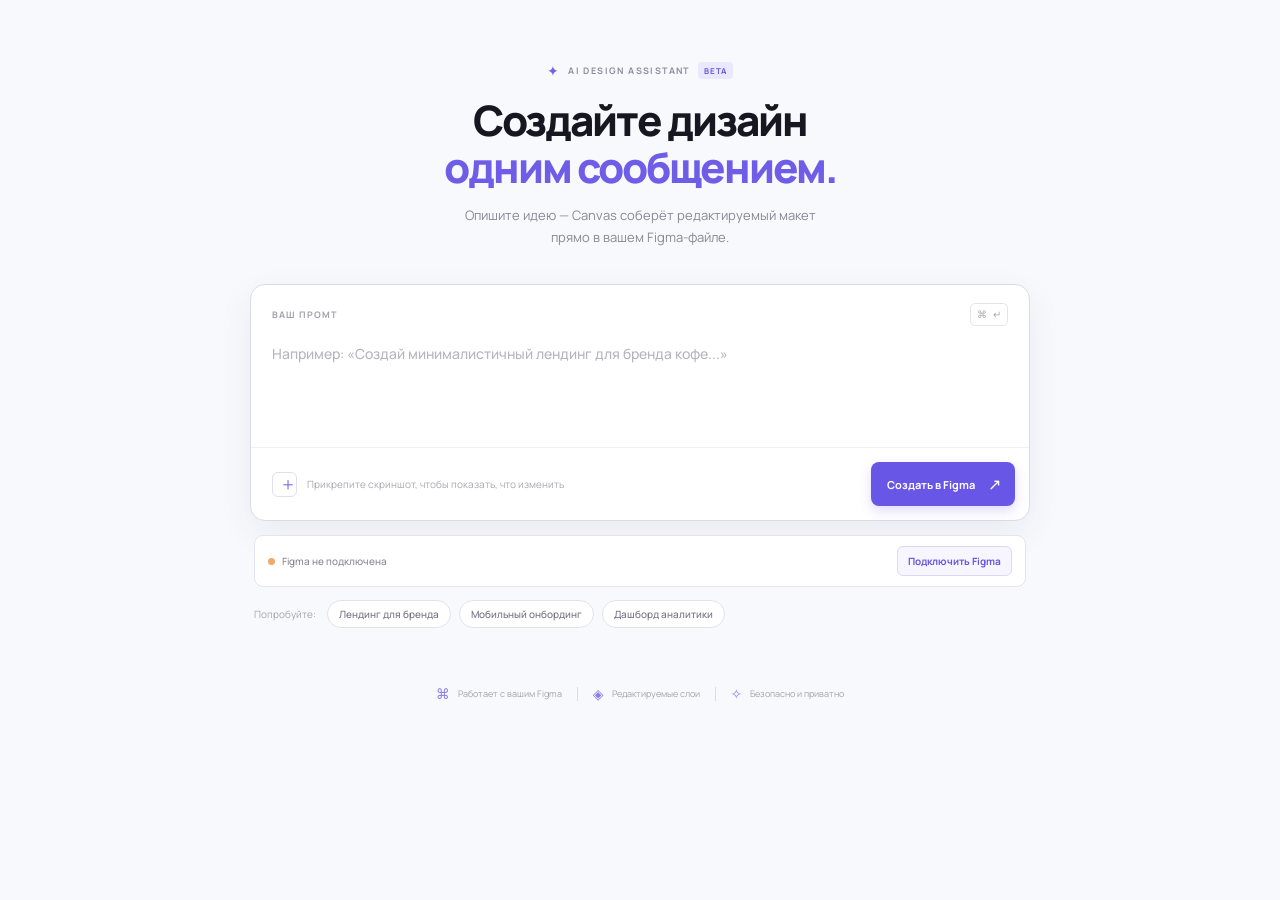
<file: index.html>
<!doctype html>
<html lang="ru">
  <head>
    <meta charset="UTF-8" />
    <meta name="viewport" content="width=device-width, initial-scale=1.0" />
    <meta name="theme-color" content="#f7f8fc" />
    <title>Canvas AI — Figma generator</title>
    <link rel="preconnect" href="https://fonts.googleapis.com" />
    <link rel="preconnect" href="https://fonts.gstatic.com" crossorigin />
    <link href="https://fonts.googleapis.com/css2?family=DM+Mono:wght@400;500&family=Manrope:wght@400;500;600;700;800&display=swap" rel="stylesheet" />
    <link rel="stylesheet" href="styles.css" />
    <style>
      .attachments{display:flex;gap:7px;flex-wrap:wrap;padding:0 21px 10px}.attachment{display:inline-flex;align-items:center;gap:6px;background:#f2f0ff;color:#6657dc;border-radius:6px;padding:5px 8px;font:500 10px Manrope}.attachment button{border:0;background:none;color:#8f86dd;cursor:pointer;font-size:14px;padding:0 0 0 2px}
      .sidebar,.topbar,.footer{display:none}
      .connection-bar{display:flex;align-items:center;justify-content:space-between;gap:12px;margin:14px 4px 0;padding:10px 13px;border:1px solid #e5e3f0;border-radius:9px;background:#fff;color:#888793;font:500 10px Manrope}.connection-bar>div{display:flex;align-items:center;gap:7px}.connection-dot{width:7px;height:7px;border-radius:50%;background:#efaa68}.connection-dot.connected{background:#62bf9d}.connect-button{border:1px solid #dcd9f2;border-radius:6px;background:#f7f5ff;color:#6657dc;padding:7px 10px;font:700 10px Manrope;cursor:pointer}.connection-code{color:#6557dc;font:500 14px 'DM Mono';letter-spacing:2px}.connection-code.hidden{display:none}
    </style>
  </head>
  <body>
    <div class="app-shell">
      <aside class="sidebar">
        <div class="brand">
          <div class="brand-mark"><span></span><span></span><span></span><span></span></div>
          <span>canvas<span class="brand-accent">.</span>ai</span>
        </div>
        <div class="workspace-switcher">
          <div class="workspace-avatar">S</div>
          <div class="workspace-copy"><strong>Studio workspace</strong><span>Личное пространство</span></div>
          <span class="chevron">⌄</span>
        </div>
        <div class="sidebar-label">Рабочее пространство</div>
        <nav>
          <button class="nav-item active"><span class="nav-icon">✦</span>Генератор<span class="nav-pill">AI</span></button>
          <button class="nav-item"><span class="nav-icon">▱</span>Мои файлы<span class="nav-count">12</span></button>
          <button class="nav-item"><span class="nav-icon">⌁</span>Шаблоны</button>
        </nav>
        <div class="sidebar-label history-label">Недавние запросы <span>•••</span></div>
        <div class="history-list">
          <button class="history-item"><span class="history-dot purple"></span><span>Лендинг для кофейни</span><time>2 мин</time></button>
          <button class="history-item"><span class="history-dot orange"></span><span>Онбординг приложения</span><time>вчера</time></button>
          <button class="history-item"><span class="history-dot blue"></span><span>Карточка продукта</span><time>12 сен</time></button>
        </div>
        <div class="sidebar-bottom">
          <button class="nav-item"><span class="nav-icon">?</span>Помощь</button>
          <button class="account"><span class="account-avatar">AS</span><span><strong>Alex Smirnov</strong><small>Pro план</small></span><span class="chevron">⌄</span></button>
        </div>
      </aside>
      <main class="main-content">
        <header class="topbar">
          <div class="breadcrumbs"><span>Генератор</span><i>/</i><strong>Новый запрос</strong></div>
          <div class="topbar-actions"><button class="icon-button" aria-label="Уведомления">♢<span class="notification-dot"></span></button><button class="top-avatar">AS</button></div>
        </header>
        <section class="content">
          <div class="hero-copy">
            <div class="eyebrow"><span class="sparkle">✦</span> AI DESIGN ASSISTANT <span class="beta">BETA</span></div>
            <h1>Создайте дизайн<br /><em>одним сообщением.</em></h1>
            <p>Опишите идею — Canvas соберёт редактируемый макет<br class="desktop-break" /> прямо в вашем Figma-файле.</p>
          </div>
          <div class="generator-card" id="generatorCard">
            <div class="prompt-header"><span class="prompt-label">ВАШ ПРОМТ</span><span class="prompt-shortcut">⌘ ↵</span></div>
            <textarea id="promptInput" placeholder="Например: «Создай минималистичный лендинг для бренда кофе...»"></textarea>
            <div class="attachments" id="attachments"></div>
            <div class="prompt-footer">
              <div class="prompt-tools"><button class="tool-button" id="attachButton" title="Прикрепить скриншот">＋</button><input id="imageInput" type="file" accept="image/png,image/jpeg,image/webp" multiple hidden /><span>Прикрепите скриншот, чтобы показать, что изменить</span></div>
              <button class="generate-button" id="generateButton"><span>Создать в Figma</span><span class="button-arrow">↗</span></button>
            </div>
          </div>
          <div class="connection-bar" id="connectionBar"><div><span class="connection-dot" id="connectionDot"></span><span id="connectionText">Figma не подключена</span></div><button class="connect-button" id="connectButton">Подключить Figma</button><span class="connection-code hidden" id="connectionCode"></span></div>
          <div class="suggestions">
            <span class="suggestions-label">Попробуйте:</span>
            <button class="suggestion" data-prompt="Создай лендинг для современного бренда натуральной косметики">Лендинг для бренда</button>
            <button class="suggestion" data-prompt="Создай мобильный экран онбординга для приложения о путешествиях">Мобильный онбординг</button>
            <button class="suggestion" data-prompt="Создай дашборд аналитики продаж для SaaS продукта">Дашборд аналитики</button>
          </div>
          <section class="result-panel hidden" id="resultPanel">
            <div class="result-heading"><div><div class="eyebrow" id="resultEyebrow"><span class="status-check">✓</span> ГОТОВО</div><h2 id="resultHeading">Ваш макет создан</h2></div><span class="result-time">только что</span></div>
            <div class="result-card">
              <div class="result-preview"><div class="preview-grid"></div><div class="preview-window"><div class="preview-window-top"><i></i><i></i><i></i></div><div class="preview-line wide"></div><div class="preview-line"></div><div class="preview-blocks"><span></span><span></span><span></span></div></div></div>
              <div class="result-info"><span class="file-type">FIGMA FILE</span><h3 id="resultTitle">Новый дизайн</h3><p id="resultDescription">Создано на основе вашего промта</p><div class="pairing-row hidden" id="pairingRow" style="display:flex;align-items:center;justify-content:space-between;margin-top:14px;padding:9px 11px;background:#f5f3ff;border-radius:7px;color:#7c75ae;font:700 8px Manrope;letter-spacing:.6px"><span>КОД ДЛЯ FIGMA PLUGIN</span><strong id="pairingCode" style="color:#6556dc;font:500 14px 'DM Mono';letter-spacing:2px">------</strong></div><div class="result-meta"><span>●</span> 8 фреймов <i>·</i><span>◷</span> 1 минута</div><div class="result-actions"><a class="open-button" id="openButton" href="https://www.figma.com/" target="_blank" rel="noreferrer">Открыть в Figma <span>↗</span></a><button class="copy-button" id="copyButton">Скопировать ссылку</button></div></div>
            </div>
          </section>
          <div class="trust-row"><span class="trust-icon">⌘</span><span>Работает с вашим Figma</span><span class="trust-separator"></span><span class="trust-icon">◈</span><span>Редактируемые слои</span><span class="trust-separator"></span><span class="trust-icon">✧</span><span>Безопасно и приватно</span></div>
        </section>
        <footer class="footer"><span>Canvas AI v1.0</span><span>Сделано для дизайнеров <span class="heart">♥</span></span><a href="#">Документация ↗</a></footer>
      </main>
    </div>
    <div class="toast" id="toast"></div>
    <script src="app.js"></script>
  </body>
</html>
</file>
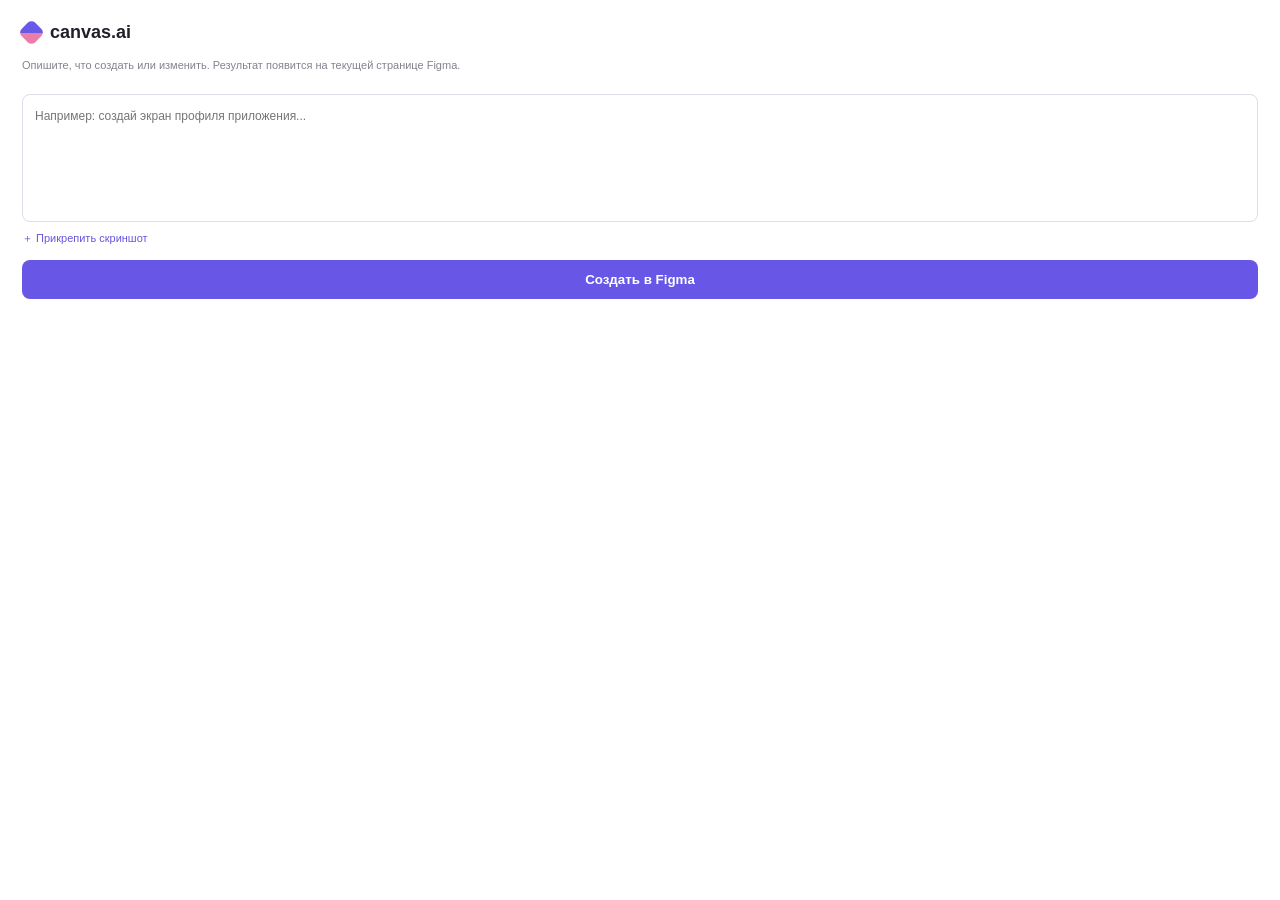
<file: figma-plugin/ui-direct.html>
<!doctype html>
<html>
  <head>
    <style>
      :root{font-family:Inter,Arial,sans-serif;color:#20202b;background:#fff}*{box-sizing:border-box}body{margin:0;padding:22px}.brand{display:flex;align-items:center;gap:9px;font-size:18px;font-weight:700}.mark{width:19px;height:19px;background:linear-gradient(135deg,#6959e7 50%,#ea7daa 50%);border-radius:5px;transform:rotate(45deg)}p{color:#83838e;font-size:11px;line-height:1.5;margin:14px 0 20px}textarea{display:block;width:100%;height:128px;resize:none;border:1px solid #dedde8;border-radius:8px;padding:12px;outline:none;font:12px/1.5 Inter,Arial;color:#20202b}textarea:focus{border-color:#6c5ce8}.tools{display:flex;align-items:center;justify-content:space-between;margin-top:9px}.attach{color:#6657dc;font-size:11px;cursor:pointer}.files{font-size:10px;color:#83838e;overflow:hidden;text-overflow:ellipsis;white-space:nowrap;max-width:190px}.button{width:100%;border:0;border-radius:8px;background:#6857e7;color:#fff;padding:12px;margin-top:14px;font-weight:700;cursor:pointer}.button:disabled{opacity:.6}.status{display:none;border-radius:8px;background:#f2f1ff;color:#6556dc;padding:11px;font-size:11px;line-height:1.5;margin-top:14px}.status.show{display:block}.success{background:#edfaf4;color:#279369}.error{background:#fff0f2;color:#c75b72}
    </style>
  </head>
  <body>
    <div class="brand"><span class="mark"></span><span>canvas.ai</span></div>
    <p>Опишите, что создать или изменить. Результат появится на текущей странице Figma.</p>
    <textarea id="prompt" placeholder="Например: создай экран профиля приложения..."></textarea>
    <div class="tools"><label class="attach">＋ Прикрепить скриншот<input id="images" type="file" accept="image/png,image/jpeg,image/webp" multiple hidden /></label><span class="files" id="files"></span></div>
    <button class="button" id="generate">Создать в Figma</button>
    <div class="status" id="status"></div>
    <script>
      const endpoint = "https://canvas-ai-worker.mk99anik.workers.dev";
      const prompt = document.getElementById("prompt");
      const imagesInput = document.getElementById("images");
      const filesLabel = document.getElementById("files");
      const button = document.getElementById("generate");
      const status = document.getElementById("status");
      let images = [];
      const show = (message, kind = "") => { status.textContent = message; status.className = `status show ${kind}`; };
      const readImage = (file) => new Promise((resolve, reject) => { const reader = new FileReader(); reader.onload = () => resolve({ name: file.name, type: file.type, data: reader.result }); reader.onerror = reject; reader.readAsDataURL(file); });
      imagesInput.onchange = async () => { const files = Array.from(imagesInput.files || []).filter((file) => file.size <= 5 * 1024 * 1024).slice(0, 3); images = await Promise.all(files.map(readImage)); filesLabel.textContent = images.map((image) => image.name).join(", "); };
      button.onclick = async () => {
        const text = prompt.value.trim();
        if (!text) { show("Сначала напишите промт", "error"); return; }
        button.disabled = true;
        show("AI анализирует текущий файл…");
        parent.postMessage({ pluginMessage: { type: "run-prompt", prompt: text, images } }, "*");
      };
      onmessage = (event) => {
        const message = event.data.pluginMessage;
        if (!message) return;
        if (message.type === "created") { show("Готово — макет добавлен в Figma.", "success"); button.disabled = false; }
        if (message.type === "edited") { show("Готово — выбранный слой изменён.", "success"); button.disabled = false; }
        if (message.type === "modified") { show(message.count ? `Готово — применено изменений: ${message.count}` : "Не нашёл подходящих объектов для этого запроса.", message.count ? "success" : "error"); button.disabled = false; }
        if (message.type === "failed") { show(message.error, "error"); button.disabled = false; }
      };
    </script>
  </body>
</html>
</file>
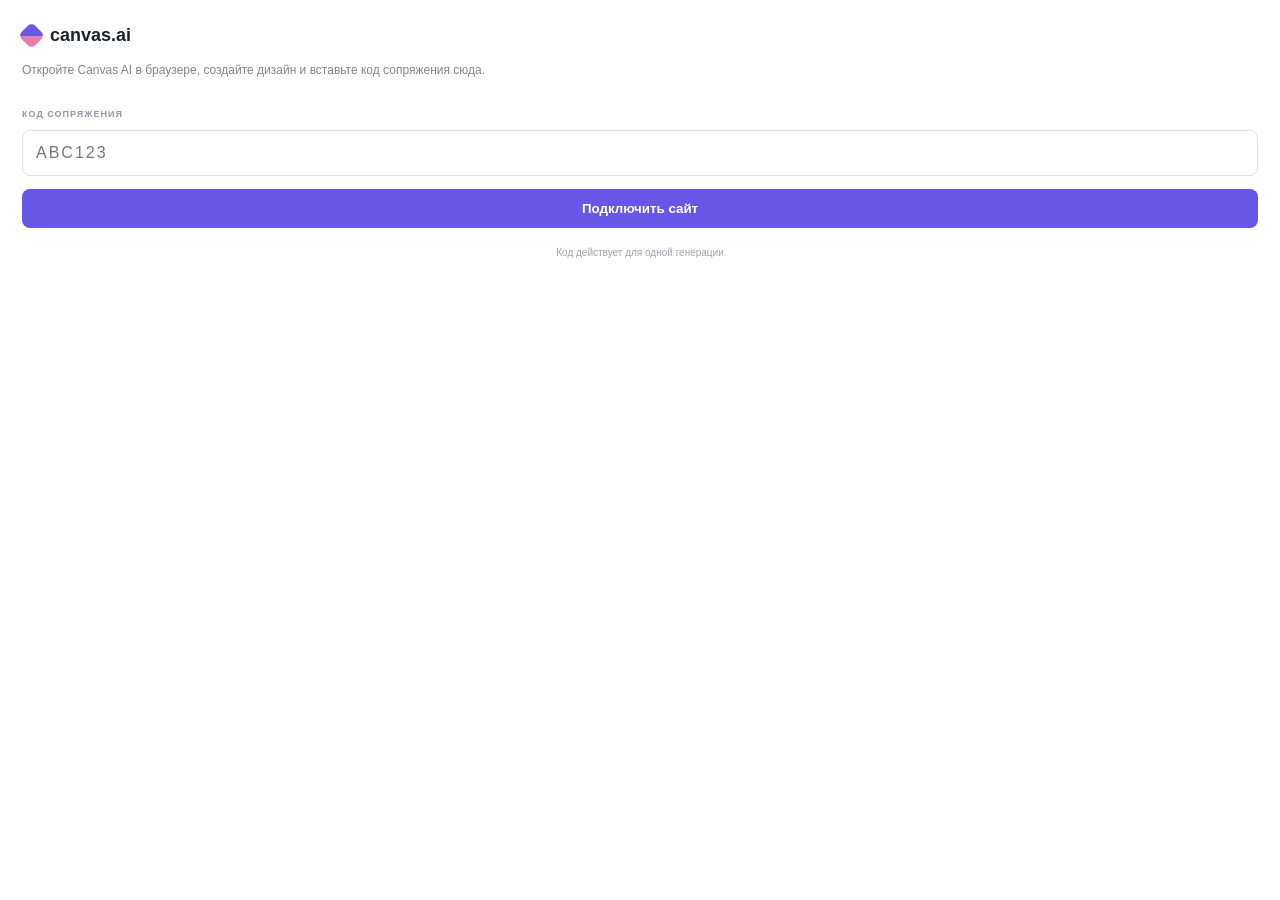
<file: figma-plugin/ui.html>
<!doctype html>
<html>
  <head>
    <style>
      :root{font-family:Inter,Arial,sans-serif;color:#20202b;background:#fff}*{box-sizing:border-box}body{margin:0;padding:25px 22px}.brand{display:flex;align-items:center;gap:9px;font-size:18px;font-weight:700}.mark{width:19px;height:19px;background:linear-gradient(135deg,#6959e7 50%,#ea7daa 50%);border-radius:5px;transform:rotate(45deg)}p{color:#83838e;font-size:12px;line-height:1.55;margin:15px 0 23px}.label{font-size:9px;letter-spacing:1px;color:#9695a0;font-weight:700}input{display:block;width:100%;margin-top:9px;padding:13px;border:1px solid #dedde8;border-radius:8px;outline:none;font-size:16px;letter-spacing:2px;text-transform:uppercase}input:focus{border-color:#6c5ce8}.button{width:100%;border:0;border-radius:8px;background:#6857e7;color:#fff;padding:12px;margin-top:13px;font-weight:700;cursor:pointer}.button:disabled{opacity:.6}.hint{font-size:10px;text-align:center;margin-top:19px;color:#a0a0aa}.status{display:none;border-radius:8px;background:#f2f1ff;color:#6556dc;padding:12px;font-size:11px;line-height:1.5;margin-top:17px}.status.show{display:block}.success{background:#edfaf4;color:#279369}.error{background:#fff0f2;color:#c75b72}
    </style>
  </head>
  <body>
    <div class="brand"><span class="mark"></span><span>canvas.ai</span></div>
    <p>Откройте Canvas AI в браузере, создайте дизайн и вставьте код сопряжения сюда.</p>
    <label class="label" for="code">КОД СОПРЯЖЕНИЯ</label>
    <input id="code" maxlength="6" placeholder="ABC123" autocomplete="off" />
    <button class="button" id="button">Подключить сайт</button>
    <div class="status" id="status"></div>
    <div class="hint">Код действует для одной генерации</div>
    <script>
      const endpoint = "https://canvas-ai-worker.mk99anik.workers.dev";
      const code = document.getElementById("code");
      const button = document.getElementById("button");
      const status = document.getElementById("status");
      const storage = {
        get: () => { try { return window.localStorage.getItem("canvas-device-token") || ""; } catch { return ""; } },
        set: (value) => { try { window.localStorage.setItem("canvas-device-token", value); } catch {} },
        remove: () => { try { window.localStorage.removeItem("canvas-device-token"); } catch {} }
      };
      let jobId = "";
      let deviceToken = storage.get();
      const show = (message, kind = "") => { status.textContent = message; status.className = `status show ${kind}`; };
      const claim = async (payload) => {
        button.disabled = true;
        show("Получаем структуру дизайна…");
        try {
          const response = await fetch(`${endpoint}/api/plugin/claim`, { method: "POST", headers: { "Content-Type": "application/json" }, body: JSON.stringify(payload) });
          const data = await response.json();
          if (!response.ok) throw new Error(data.error || "Код не найден");
          jobId = data.id;
          deviceToken = data.deviceToken;
          storage.set(deviceToken);
          parent.postMessage({ pluginMessage: { type: "create-design", design: data.design } }, "*");
          show("Создаём редактируемые слои в Figma…");
        } catch (error) {
          button.disabled = false;
          show(error.message, "error");
        }
      };
      button.onclick = async () => {
        const enteredCode = code.value.trim().toUpperCase();
        if (enteredCode.length !== 6) { show("Введите код из сайта", "error"); return; }
        button.disabled = true;
        show("Подключаем Figma к сайту…");
        try {
          const pairResponse = await fetch(`${endpoint}/api/pair/claim`, { method: "POST", headers: { "Content-Type": "application/json" }, body: JSON.stringify({ pairingCode: enteredCode }) });
          const pairData = await pairResponse.json();
          if (!pairResponse.ok) throw new Error(pairData.error || "Код не найден");
          deviceToken = pairData.deviceToken;
          storage.set(deviceToken);
          code.value = "";
          show("Figma подключена. Теперь пишите промты на сайте.", "success");
          button.textContent = "Сайт подключён";
        } catch (error) {
          button.disabled = false;
          show(error.message, "error");
        }
      };
      const poll = async () => {
        if (deviceToken && !jobId) {
          try {
            const response = await fetch(`${endpoint}/api/plugin/claim`, { method: "POST", headers: { "Content-Type": "application/json" }, body: JSON.stringify({ deviceToken }) });
            if (response.ok) {
              const data = await response.json();
              jobId = data.id;
              parent.postMessage({ pluginMessage: { type: "create-design", design: data.design } }, "*");
              show("Новый макет получен. Создаём слои…");
            }
          } catch {}
        }
        window.setTimeout(poll, 3000);
      };
      poll();
      onmessage = async (event) => {
        const message = event.data.pluginMessage;
        if (!message) return;
        if (message.type === "created") {
          show("Готово. Макет добавлен на текущую страницу.", "success");
          await fetch(`${endpoint}/api/jobs/${jobId}/complete`, { method: "POST", headers: { "Content-Type": "application/json" }, body: JSON.stringify({ figmaUrl: message.figmaUrl, deviceToken }) });
          jobId = "";
          button.disabled = false;
        }
        if (message.type === "failed") {
          button.disabled = false;
          show(message.error, "error");
        }
      };
    </script>
  </body>
</html>
</file>
<file: styles.css>
:root{font-family:Manrope,system-ui,sans-serif;color:#171722;background:#f8f9fc;font-synthesis:none;--ink:#191922;--muted:#858692;--line:#e8e8ef;--purple:#6656e8;--soft-purple:#f0efff}
*{box-sizing:border-box}body{margin:0;min-width:320px}.app-shell{display:flex;min-height:100vh}.sidebar{width:260px;background:#fff;border-right:1px solid var(--line);padding:26px 16px 18px;display:flex;flex-direction:column;flex-shrink:0}.brand{display:flex;align-items:center;gap:10px;font-size:19px;font-weight:800;letter-spacing:-.7px;padding:0 12px 33px}.brand-accent{color:#7162ed}.brand-mark{height:21px;width:21px;display:grid;grid-template-columns:1fr 1fr;gap:2px;transform:rotate(45deg)}.brand-mark span{border-radius:3px;background:#7061ed}.brand-mark span:nth-child(2){background:#e871a9}.brand-mark span:nth-child(3){background:#fac96c}.brand-mark span:nth-child(4){background:#83d0ba}.workspace-switcher{display:flex;align-items:center;gap:9px;padding:10px 9px;border:1px solid var(--line);border-radius:10px;margin-bottom:28px}.workspace-avatar,.top-avatar{display:grid;place-items:center;border-radius:8px;background:#1f1e2d;color:#fff;font-size:12px;font-weight:700}.workspace-avatar{width:28px;height:28px}.workspace-copy{display:flex;flex:1;flex-direction:column;gap:2px;min-width:0}.workspace-copy strong{font-size:11px}.workspace-copy span{font-size:9px;color:var(--muted)}.chevron{font-size:17px;color:#a1a1ab}.sidebar-label{padding:0 12px 10px;color:#aaaab4;font-size:9px;font-weight:700;letter-spacing:1px;text-transform:uppercase}.nav-item,.history-item,.account{width:100%;border:0;background:transparent;text-align:left;display:flex;align-items:center;cursor:pointer;color:#72727e}.nav-item{height:42px;padding:0 12px;gap:12px;border-radius:9px;font:500 12px Manrope}.nav-item.active{background:var(--soft-purple);color:#5d4bdb;font-weight:700}.nav-icon{font-size:17px;width:16px;text-align:center}.nav-pill{margin-left:auto;border-radius:4px;background:#dcd8ff;color:#6657dd;padding:2px 6px;font:700 8px Manrope}.nav-count{margin-left:auto;color:#b1b1bb;font-size:10px}.history-label{display:flex;justify-content:space-between;margin-top:25px}.history-list{display:flex;flex-direction:column;gap:2px}.history-item{height:39px;padding:0 11px;gap:9px;font:500 11px Manrope;border-radius:8px}.history-item:hover{background:#fafaff}.history-item span:nth-child(2){overflow:hidden;text-overflow:ellipsis;white-space:nowrap;flex:1}.history-item time{font-size:9px;color:#b4b4bd}.history-dot{width:7px;height:7px;border-radius:50%}.purple{background:#8a7cf2}.orange{background:#f3a571}.blue{background:#6db4e7}.sidebar-bottom{margin-top:auto}.account{gap:9px;padding:15px 7px 0;border-top:1px solid var(--line);margin-top:13px}.account-avatar{width:29px;height:29px;display:grid;place-items:center;border-radius:50%;background:#e9e7ff;color:#6657db;font-size:9px;font-weight:700}.account strong,.account small{display:block}.account strong{font-size:10px;color:#3c3c48}.account small{font-size:9px;color:#a0a0aa;margin-top:2px}.account .chevron{margin-left:auto}.main-content{display:flex;flex-direction:column;flex:1;min-width:0}.topbar{height:75px;padding:0 52px;border-bottom:1px solid var(--line);display:flex;align-items:center;justify-content:space-between;background:rgba(255,255,255,.45)}.breadcrumbs{font-size:11px;color:#a6a6b0}.breadcrumbs i{font-style:normal;padding:0 10px;color:#d1d1d7}.breadcrumbs strong{color:#353540;font-weight:600}.topbar-actions{display:flex;align-items:center;gap:20px}.icon-button{position:relative;background:none;border:0;color:#6d6d79;font-size:24px;transform:rotate(-20deg);cursor:pointer}.notification-dot{width:5px;height:5px;background:#e87090;border:1px solid white;border-radius:50%;position:absolute;right:2px;top:2px}.top-avatar{width:29px;height:29px;border-radius:50%;background:#e9e7ff;color:#6657db;font-size:9px}.content{width:min(780px,calc(100% - 56px));margin:0 auto;padding:61px 0 30px;flex:1}.hero-copy{text-align:center}.eyebrow{color:#8e8d9b;font:700 9px Manrope;letter-spacing:1.4px;display:flex;align-items:center;justify-content:center;gap:8px}.sparkle{color:#7161ed;font-size:14px}.beta{font-size:8px;background:#eae8ff;color:#6557d9;letter-spacing:.8px;border-radius:4px;padding:3px 6px}h1{font-size:42px;line-height:1.12;letter-spacing:-2px;margin:17px 0 13px;font-weight:800}h1 em{color:#6d5de7;font-style:normal} .hero-copy p{font-size:13px;line-height:1.7;color:#888893;margin:0}.generator-card{background:#fff;border:1px solid #dbdbe8;border-radius:15px;margin-top:36px;box-shadow:0 12px 35px rgba(55,48,116,.07);transition:border .2s,box-shadow .2s}.generator-card:focus-within{border-color:#978ceb;box-shadow:0 12px 35px rgba(101,86,232,.13)}.prompt-header{display:flex;justify-content:space-between;align-items:center;padding:18px 21px 0}.prompt-label{font-size:9px;letter-spacing:1px;color:#a1a0ad;font-weight:700}.prompt-shortcut{font:10px 'DM Mono';color:#aaa9b4;border:1px solid #e5e4ec;border-radius:5px;padding:4px 6px}textarea{display:block;width:100%;height:111px;padding:17px 21px;resize:none;border:0;outline:0;font:500 14px/1.55 Manrope;color:var(--ink)}textarea::placeholder{color:#b6b5bf}.prompt-footer{display:flex;justify-content:space-between;align-items:center;padding:14px 14px 14px 21px;border-top:1px solid #f0f0f4}.prompt-tools{display:flex;gap:10px;align-items:center;color:#a9a8b2;font-size:10px}.tool-button{border:1px solid #e0dfea;background:#fff;color:#8172e5;width:25px;height:25px;border-radius:6px;font-size:18px;line-height:1;cursor:pointer}.generate-button,.open-button{border:0;border-radius:8px;background:#6857e7;color:#fff;font:700 11px Manrope;padding:11px 14px 11px 16px;cursor:pointer;display:flex;align-items:center;gap:13px;box-shadow:0 5px 12px #6b5beb36}.generate-button:hover,.open-button:hover{background:#5645d5}.button-arrow{font-size:16px}.suggestions{display:flex;align-items:center;gap:8px;margin:13px 4px 0;flex-wrap:wrap}.suggestions-label{font-size:10px;color:#a5a4ae;margin-right:3px}.suggestion{border:1px solid #e3e2eb;background:#fff;color:#73727f;border-radius:20px;padding:6px 11px;font:500 10px Manrope;cursor:pointer}.suggestion:hover{border-color:#aaa0f3;color:#6657dc}.trust-row{display:flex;align-items:center;justify-content:center;gap:8px;color:#a4a3ad;font-size:9px;margin-top:56px}.trust-icon{color:#8b7ee8;font-size:14px}.trust-separator{height:14px;width:1px;background:#dddce4;margin:0 7px}.result-panel{margin-top:35px;animation:appear .45s ease}.hidden{display:none}.result-heading{display:flex;justify-content:space-between;align-items:end;margin-bottom:12px}.result-heading .eyebrow{justify-content:flex-start;color:#5dbe9a}.status-check{display:inline-grid;place-items:center;width:16px;height:16px;color:#fff;background:#62c29e;border-radius:50%;font-size:10px}.result-heading h2{font-size:22px;letter-spacing:-.7px;margin:8px 0 0}.result-time{color:#a8a7b1;font-size:10px}.result-card{display:flex;overflow:hidden;background:white;border:1px solid var(--line);border-radius:14px;box-shadow:0 8px 25px #433e8010}.result-preview{position:relative;width:45%;min-height:205px;background:#f0effa;overflow:hidden}.preview-grid{position:absolute;inset:0;background-image:linear-gradient(#ffffff70 1px,transparent 1px),linear-gradient(90deg,#ffffff70 1px,transparent 1px);background-size:24px 24px;transform:skewY(-8deg) scale(1.2)}.preview-window{position:absolute;left:19%;top:20%;width:62%;height:60%;background:#fff;border-radius:5px;box-shadow:0 8px 22px #6a5ad333;padding:12px}.preview-window-top{display:flex;gap:3px;margin-bottom:14px}.preview-window-top i{width:4px;height:4px;background:#f09bae;border-radius:50%}.preview-window-top i:nth-child(2){background:#f4c971}.preview-window-top i:nth-child(3){background:#83cda9}.preview-line{width:55%;height:4px;background:#d7d4f7;border-radius:3px;margin-top:5px}.preview-line.wide{width:75%;height:7px;background:#6e60e8}.preview-blocks{display:flex;gap:5px;margin-top:18px}.preview-blocks span{height:37px;flex:1;border-radius:3px;background:#eceafd}.preview-blocks span:nth-child(2){background:#d8f0e8}.preview-blocks span:nth-child(3){background:#fde7d3}.result-info{padding:26px 27px;flex:1}.file-type{font:700 8px 'DM Mono';letter-spacing:1px;color:#9c9ba5}.result-info h3{font-size:17px;margin:8px 0 4px;letter-spacing:-.4px}.result-info p{color:#9998a4;font-size:10px;margin:0}.result-meta{display:flex;gap:8px;color:#9695a0;font-size:9px;margin-top:17px}.result-meta span:first-child{color:#62bf9d;font-size:8px}.result-actions{display:flex;gap:8px;margin-top:21px}.open-button{padding:10px 13px;text-decoration:none}.open-button span{font-size:15px}.copy-button{border:1px solid #dedde8;border-radius:8px;background:#fff;color:#706f7c;font:600 10px Manrope;padding:0 11px;cursor:pointer}.copy-button:hover{background:#f8f7ff}.footer{padding:20px 52px 24px;display:flex;justify-content:space-between;color:#aaa9b2;font-size:9px;border-top:1px solid var(--line)}.footer a{color:#878691;text-decoration:none}.heart{color:#e581a1}.toast{position:fixed;bottom:25px;left:50%;background:#232230;color:#fff;padding:11px 17px;border-radius:8px;font-size:11px;opacity:0;transform:translate(-50%,10px);pointer-events:none;transition:.25s}.toast.show{opacity:1;transform:translate(-50%,0)}@keyframes appear{from{opacity:0;transform:translateY(8px)}to{opacity:1;transform:none}}
@media(max-width:800px){.sidebar{width:210px}.topbar{padding:0 28px}.content{width:calc(100% - 40px);padding-top:45px}h1{font-size:36px}.trust-row{gap:5px}.result-preview{width:40%}}
@media(max-width:620px){.sidebar{display:none}.topbar{height:62px;padding:0 20px}.content{width:calc(100% - 32px);padding-top:37px}.desktop-break{display:none}h1{font-size:31px;letter-spacing:-1.4px}.hero-copy p{font-size:12px}.generator-card{margin-top:28px}.prompt-footer{align-items:flex-end;gap:10px}.prompt-tools span{display:none}.suggestions{line-height:1.8}.result-card{display:block}.result-preview{width:100%;min-height:170px}.result-info{padding:21px}.result-actions{flex-wrap:wrap}.open-button{flex:1;justify-content:center}.copy-button{height:37px}.trust-row{display:none}.footer{padding:18px 20px}.footer span:nth-child(2){display:none}}
</file>
